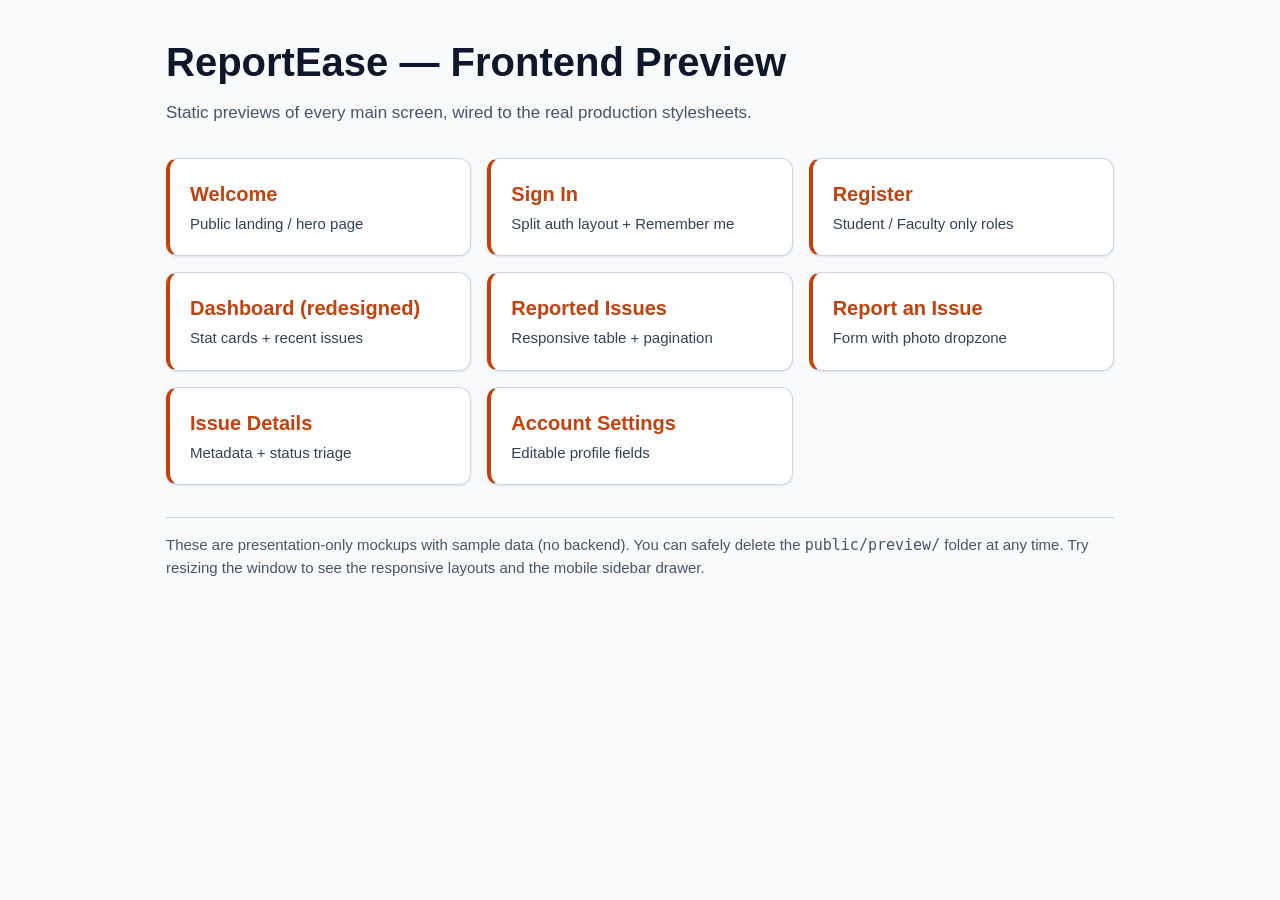
<file: public/preview/index.html>
<!DOCTYPE html>
<html lang="en">
<head>
    <meta charset="UTF-8">
    <meta name="viewport" content="width=device-width, initial-scale=1.0">
    <title>ReportEase — Frontend Preview</title>
    <link rel="stylesheet" href="../css/app.css">
    <style>
        body { background: var(--color-bg-canvas); }
        .wrap { max-width: 980px; margin: 0 auto; padding: var(--space-8) var(--space-4); }
        .wrap h1 { font-size: var(--text-3xl); font-weight: 800; color: var(--color-text-primary); margin: 0 0 var(--space-2); }
        .wrap .lead { color: var(--color-text-muted); margin: 0 0 var(--space-8); }
        .grid { display: grid; grid-template-columns: repeat(auto-fill, minmax(240px, 1fr)); gap: var(--space-4); }
        .card { display: block; text-decoration: none; background: var(--color-bg-surface); border: 1px solid var(--color-border); border-left: 4px solid var(--color-brand-primary); border-radius: var(--radius-lg); padding: var(--space-5); box-shadow: var(--shadow-sm); transition: transform .15s ease, box-shadow .15s ease; }
        .card:hover { transform: translateY(-2px); box-shadow: var(--shadow-md); }
        .card h2 { font-size: var(--text-lg); font-weight: 700; color: var(--color-brand-primary); margin: 0 0 var(--space-1); }
        .card p { font-size: var(--text-sm); color: var(--color-text-secondary); margin: 0; }
        .note { margin-top: var(--space-8); font-size: var(--text-sm); color: var(--color-text-muted); border-top: 1px solid var(--color-border); padding-top: var(--space-4); }
    </style>
</head>
<body>
    <div class="wrap">
        <h1>ReportEase &mdash; Frontend Preview</h1>
        <p class="lead">Static previews of every main screen, wired to the real production stylesheets.</p>
        <div class="grid">
            <a class="card" href="welcome.html"><h2>Welcome</h2><p>Public landing / hero page</p></a>
            <a class="card" href="login.html"><h2>Sign In</h2><p>Split auth layout + Remember me</p></a>
            <a class="card" href="register.html"><h2>Register</h2><p>Student / Faculty only roles</p></a>
            <a class="card" href="dashboard.html"><h2>Dashboard (redesigned)</h2><p>Stat cards + recent issues</p></a>
            <a class="card" href="issues.html"><h2>Reported Issues</h2><p>Responsive table + pagination</p></a>
            <a class="card" href="create.html"><h2>Report an Issue</h2><p>Form with photo dropzone</p></a>
            <a class="card" href="detail.html"><h2>Issue Details</h2><p>Metadata + status triage</p></a>
            <a class="card" href="settings.html"><h2>Account Settings</h2><p>Editable profile fields</p></a>
        </div>
        <p class="note">These are presentation-only mockups with sample data (no backend). You can safely delete the <code>public/preview/</code> folder at any time. Try resizing the window to see the responsive layouts and the mobile sidebar drawer.</p>
    </div>
</body>
</html>
</file>
<file: public/css/app.css>
/* ==========================================================================
   ReportEase Design System & Global Styles (WCAG 2.2 AA Compliant)
   Faculty of Computing, Sabaragamuwa University of Sri Lanka
   ========================================================================== */

:root {
    /* Brand Palette (University Issue Tracker Identity - AA Contrast Verified) */
    --color-brand-primary: #c2410c;       /* 5.18:1 on #ffffff */
    --color-brand-primary-hover: #9a3412; /* 7.05:1 on #ffffff */
    --color-brand-accent: #ea580c;        /* Accent for dark headers / highlights */
    --color-brand-soft: #fff7ed;
    --color-brand-border: #fdba74;

    /* Surface & Background Tokens */
    --color-bg-canvas: #f8fafc;
    --color-bg-surface: #ffffff;
    --color-bg-muted: #f1f5f9;
    --color-bg-subtle: #e2e8f0;
    --color-header-bg: #0f172a;
    --color-header-text: #f8fafc;

    /* Text Tokens (All >= 4.5:1 on surface/canvas) */
    --color-text-primary: #0f172a;        /* 17.4:1 */
    --color-text-secondary: #334155;      /* 10.3:1 */
    --color-text-muted: #475569;          /* 7.5:1 */
    --color-text-on-brand: #ffffff;

    /* Border Tokens */
    --color-border: #cbd5e1;
    --color-border-strong: #64748b;

    /* Semantic Status Tokens (AA Contrast >= 4.5:1) */
    --status-pending-bg: #fef3c7;
    --status-pending-text: #92400e;
    --status-pending-border: #f59e0b;

    --status-progress-bg: #dbeafe;
    --status-progress-text: #1e40af;
    --status-progress-border: #3b82f6;

    --status-resolved-bg: #dcfce7;
    --status-resolved-text: #166534;
    --status-resolved-border: #22c55e;

    --status-rejected-bg: #fee2e2;
    --status-rejected-text: #991b1b;
    --status-rejected-border: #ef4444;

    /* Typography */
    --font-sans: 'Inter', -apple-system, BlinkMacSystemFont, 'Segoe UI', Roboto, 'Helvetica Neue', Arial, sans-serif;
    --font-mono: ui-monospace, SFMono-Regular, Menlo, Monaco, Consolas, 'Courier New', monospace;

    /* Fluid Type Scale */
    --text-xs: clamp(0.75rem, 0.72rem + 0.15vw, 0.8125rem);
    --text-sm: clamp(0.875rem, 0.84rem + 0.18vw, 0.9375rem);
    --text-base: clamp(1rem, 0.96rem + 0.2vw, 1.0625rem);
    --text-lg: clamp(1.125rem, 1.05rem + 0.35vw, 1.25rem);
    --text-xl: clamp(1.25rem, 1.15rem + 0.5vw, 1.5rem);
    --text-2xl: clamp(1.5rem, 1.3rem + 0.9vw, 2rem);
    --text-3xl: clamp(1.75rem, 1.45rem + 1.4vw, 2.5rem);

    /* Spacing Scale */
    --space-1: 0.25rem;
    --space-2: 0.5rem;
    --space-3: 0.75rem;
    --space-4: 1rem;
    --space-5: 1.25rem;
    --space-6: 1.5rem;
    --space-8: 2rem;
    --space-10: 2.5rem;
    --space-12: 3rem;

    /* Radii & Shadows */
    --radius-sm: 0.375rem;
    --radius-md: 0.5rem;
    --radius-lg: 0.75rem;
    --radius-xl: 1rem;
    --radius-full: 9999px;

    --shadow-sm: 0 1px 3px 0 rgba(15, 23, 42, 0.08), 0 1px 2px -1px rgba(15, 23, 42, 0.08);
    --shadow-md: 0 4px 6px -1px rgba(15, 23, 42, 0.1), 0 2px 4px -2px rgba(15, 23, 42, 0.08);
    --shadow-lg: 0 10px 15px -3px rgba(15, 23, 42, 0.1), 0 4px 6px -4px rgba(15, 23, 42, 0.08);

    /* Accessibility & Interaction */
    --focus-ring: 0 0 0 3px rgba(194, 65, 12, 0.35);
    --touch-target-min: 44px;
    --header-height: 64px;
    --sidebar-width: 250px;
}

/* Base Reset & Box Sizing */
*,
*::before,
*::after {
    box-sizing: border-box;
}

html {
    font-size: 100%;
    scroll-behavior: smooth;
    -webkit-text-size-adjust: 100%;
}

body {
    font-family: var(--font-sans);
    font-size: var(--text-base);
    line-height: 1.5;
    color: var(--color-text-primary);
    background-color: var(--color-bg-canvas);
    margin: 0;
    padding: 0;
    min-height: 100vh;
    overflow-x: hidden;
}

img,
svg,
video {
    max-width: 100%;
    height: auto;
}

/* Global Keyboard Focus Visibility (WCAG 2.2 AA 2.4.7 & 2.4.11) */
:focus-visible {
    outline: 3px solid var(--color-brand-primary);
    outline-offset: 2px;
}

/* Skip to Main Content Link */
.skip-link {
    position: fixed;
    top: -100px;
    left: var(--space-4);
    z-index: 9999;
    background-color: var(--color-header-bg);
    color: var(--color-header-text);
    padding: var(--space-3) var(--space-5);
    border-radius: var(--radius-md);
    font-weight: 700;
    text-decoration: none;
    box-shadow: var(--shadow-lg);
    border: 2px solid var(--color-brand-border);
    transition: top 0.15s ease;
}

.skip-link:focus {
    top: var(--space-3);
    outline: 3px solid var(--color-brand-accent);
    outline-offset: 2px;
}

/* Screen Reader Only Utility */
.sr-only {
    position: absolute;
    width: 1px;
    height: 1px;
    padding: 0;
    margin: -1px;
    overflow: hidden;
    clip: rect(0, 0, 0, 0);
    white-space: nowrap;
    border: 0;
}

/* App Shell */
.app-container {
    display: flex;
    flex-direction: column;
    min-height: 100vh;
    width: 100%;
}

/* Top Header Bar */
.app-header,
.auth-header {
    background-color: var(--color-header-bg);
    color: var(--color-header-text);
    padding: var(--space-2) var(--space-4);
    min-height: var(--header-height);
    display: flex;
    justify-content: space-between;
    align-items: center;
    gap: var(--space-3);
    position: sticky;
    top: 0;
    z-index: 100;
    box-shadow: var(--shadow-sm);
}

@media (min-width: 768px) {
    .app-header,
    .auth-header {
        padding: var(--space-2) var(--space-6);
    }
}

.header-left {
    display: flex;
    align-items: center;
    gap: var(--space-3);
}

.logo,
.logo-container {
    display: inline-flex;
    align-items: center;
    text-decoration: none;
    min-height: var(--touch-target-min);
}

.logo img,
.logo-container .logo {
    height: 36px;
    width: auto;
    display: block;
}

@media (min-width: 480px) {
    .logo img,
    .logo-container .logo {
        height: 40px;
    }
}

.navigation,
.auth-nav {
    display: flex;
    align-items: center;
    gap: var(--space-3);
    flex-wrap: wrap;
}

.nav-link,
.auth-nav a {
    color: var(--color-header-text);
    text-decoration: none;
    font-weight: 600;
    font-size: var(--text-sm);
    min-height: var(--touch-target-min);
    padding: var(--space-2) var(--space-3);
    border-radius: var(--radius-md);
    display: inline-flex;
    align-items: center;
    justify-content: center;
    gap: var(--space-2);
    transition: background-color 0.2s ease, color 0.2s ease;
    border: 1px solid transparent;
    background: transparent;
    cursor: pointer;
}

.app-header .nav-link:hover,
.auth-nav a:hover {
    background-color: rgba(255, 255, 255, 0.12);
    color: #ffffff;
}

.logout-button {
    background-color: rgba(239, 68, 68, 0.15);
    border: 1px solid rgba(248, 113, 113, 0.4);
    color: #fecaca;
}

.logout-button:hover {
    background-color: #dc2626 !important;
    border-color: #dc2626;
    color: #ffffff !important;
}

.profile-icon {
    display: inline-flex;
    align-items: center;
    justify-content: center;
}

.profile-icon img,
.auth-nav .profile-icon {
    width: 36px;
    height: 36px;
    border-radius: var(--radius-full);
    object-fit: cover;
    border: 2px solid rgba(255, 255, 255, 0.25);
}

/* Footer Landmark */
.app-footer {
    background-color: var(--color-bg-surface);
    border-top: 1px solid var(--color-border);
    color: var(--color-text-muted);
    padding: var(--space-4) var(--space-6);
    text-align: center;
    font-size: var(--text-xs);
    margin-top: auto;
}

.app-footer p {
    margin: 0;
}

/* Flash Alerts & Validation Banners */
.alert {
    padding: var(--space-3) var(--space-4);
    margin-bottom: var(--space-5);
    border-radius: var(--radius-md);
    font-size: var(--text-sm);
    line-height: 1.5;
    border: 1px solid transparent;
    display: flex;
    align-items: flex-start;
    gap: var(--space-3);
}

.alert ul {
    margin: 0;
    padding-left: var(--space-5);
}

.alert p {
    margin: 0;
}

.alert-danger,
.error-message {
    background-color: var(--status-rejected-bg);
    border-color: var(--status-rejected-border);
    color: var(--status-rejected-text);
}

.alert-success,
.success-message {
    background-color: var(--status-resolved-bg);
    border-color: var(--status-resolved-border);
    color: var(--status-resolved-text);
}

.alert-info {
    background-color: var(--status-progress-bg);
    border-color: var(--status-progress-border);
    color: var(--status-progress-text);
}

/* Field-Level Errors */
.field-error {
    display: block;
    color: var(--status-rejected-text);
    font-size: var(--text-xs);
    font-weight: 600;
    margin-top: var(--space-1);
}

.field-hint {
    display: block;
    color: var(--color-text-muted);
    font-size: var(--text-xs);
    margin-top: var(--space-1);
}

input.is-invalid,
textarea.is-invalid,
select.is-invalid {
    border-color: var(--status-rejected-border) !important;
    background-color: #fffafa;
}

/* Semantic Status Badges (Color + Icon + Text for non-color-only meaning) */
.status-badge {
    display: inline-flex;
    align-items: center;
    gap: 0.375rem;
    padding: 0.25rem 0.75rem;
    border-radius: var(--radius-full);
    font-size: var(--text-xs);
    font-weight: 700;
    line-height: 1.4;
    letter-spacing: 0.01em;
    white-space: nowrap;
    border: 1px solid transparent;
}

.status-badge::before {
    font-size: 0.75rem;
    line-height: 1;
}

/* Pending / Under Review */
.status-pending,
.status-under_review {
    background-color: var(--status-pending-bg);
    color: var(--status-pending-text);
    border-color: var(--status-pending-border);
}
.status-pending::before,
.status-under_review::before {
    content: "⏳";
}

/* Accepted / Assigned / Being Resolved */
.status-accepted,
.status-assigned,
.status-being_resolved {
    background-color: var(--status-progress-bg);
    color: var(--status-progress-text);
    border-color: var(--status-progress-border);
}
.status-accepted::before,
.status-assigned::before,
.status-being_resolved::before {
    content: "🔧";
}

/* Resolved */
.status-resolved {
    background-color: var(--status-resolved-bg);
    color: var(--status-resolved-text);
    border-color: var(--status-resolved-border);
}
.status-resolved::before {
    content: "✓";
    font-weight: 900;
}

/* Rejected */
.status-rejected {
    background-color: var(--status-rejected-bg);
    color: var(--status-rejected-text);
    border-color: var(--status-rejected-border);
}
.status-rejected::before {
    content: "✕";
    font-weight: 900;
}

/* Shared Buttons & Double-Submit Loading State */
button,
.btn,
.btn-login,
.btn-create-account,
.submit-button,
.save-btn,
.new-issue-btn,
.get-started-btn,
.see-more-link {
    min-height: var(--touch-target-min);
    min-width: var(--touch-target-min);
    font-family: inherit;
    display: inline-flex;
    align-items: center;
    justify-content: center;
    gap: var(--space-2);
}

button[disabled],
button[data-submitting="true"] {
    opacity: 0.75;
    cursor: not-allowed;
}

.btn-spinner {
    width: 1rem;
    height: 1rem;
    border: 2px solid rgba(255, 255, 255, 0.35);
    border-top-color: #ffffff;
    border-radius: 50%;
    animation: re-spin 0.7s linear infinite;
    display: inline-block;
    flex-shrink: 0;
}

@keyframes re-spin {
    to {
        transform: rotate(360deg);
    }
}

/* Reduced Motion Support (WCAG 2.2 AA 2.3.3) */
@media (prefers-reduced-motion: reduce) {
    *,
    *::before,
    *::after {
        animation-duration: 0.01ms !important;
        animation-iteration-count: 1 !important;
        transition-duration: 0.01ms !important;
        scroll-behavior: auto !important;
    }
}
</file>
